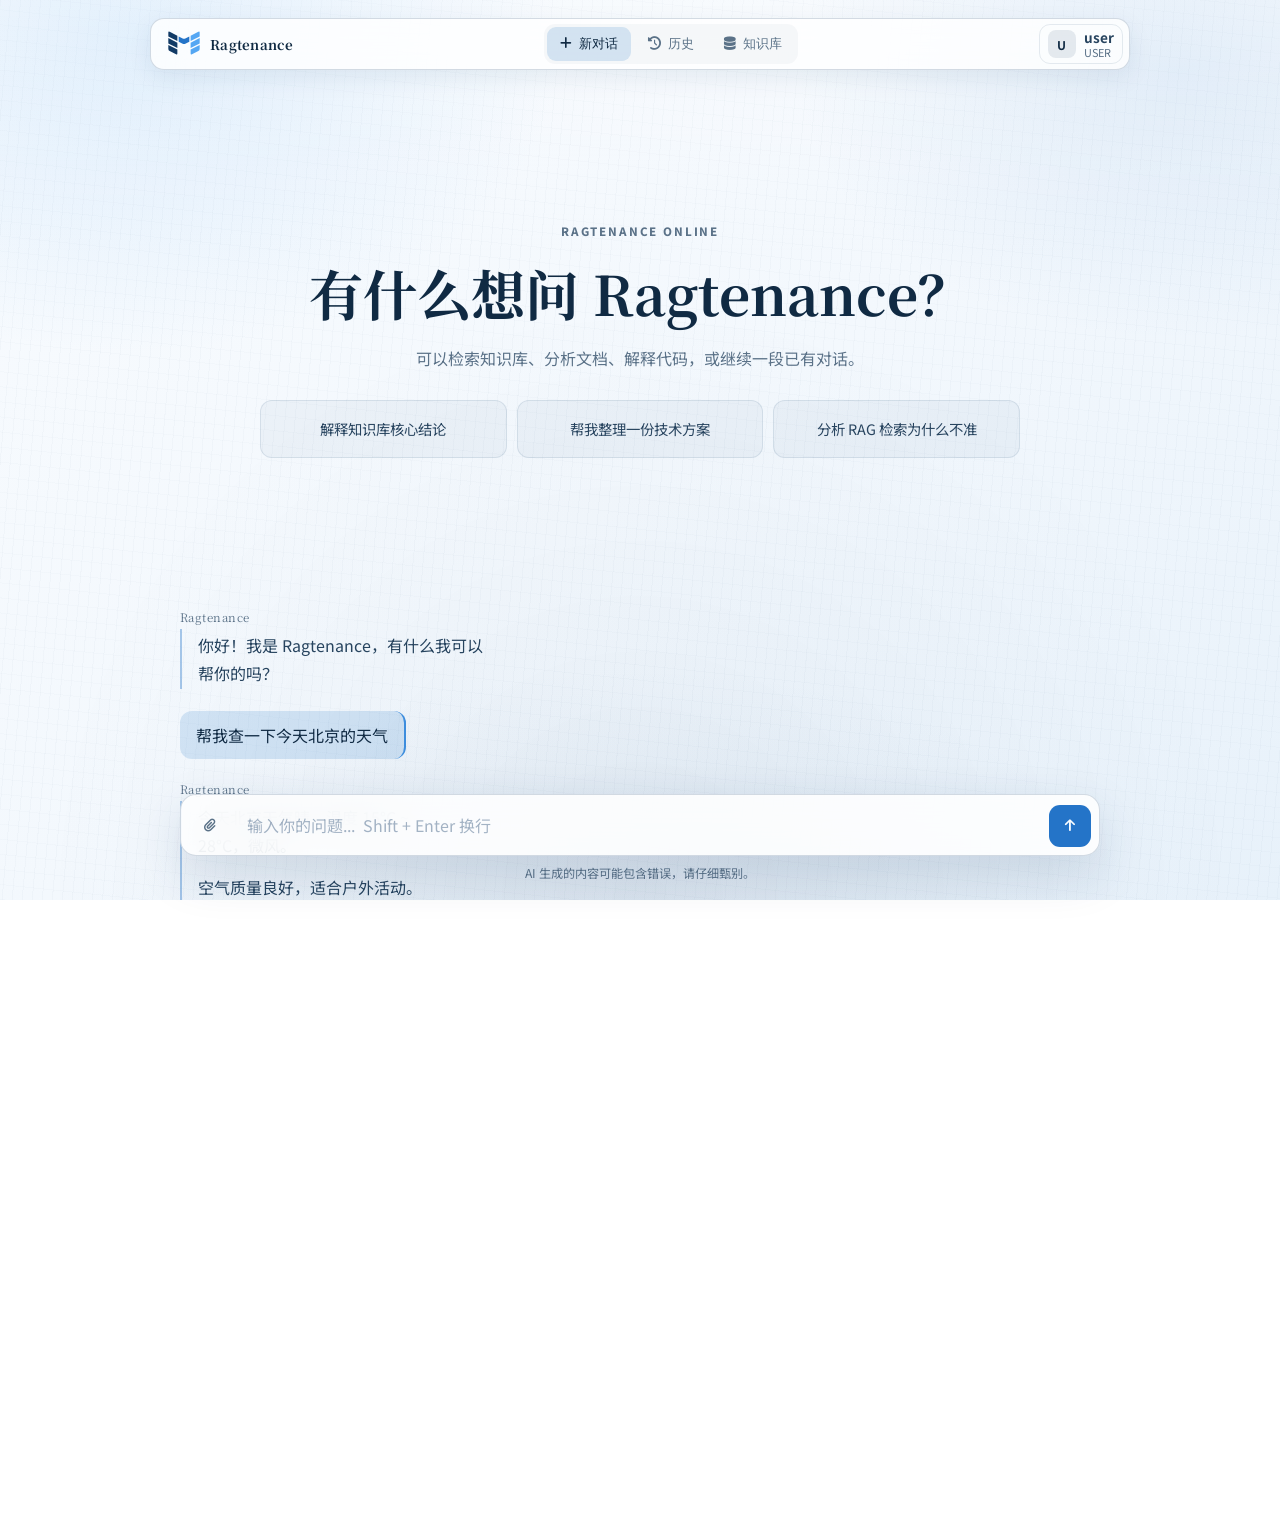
<file: frontend/preview.html>
<!DOCTYPE html>
<html lang="zh-CN">

<head>
    <meta charset="UTF-8">
    <meta name="viewport" content="width=device-width, initial-scale=1.0">
    <title>Ragtenance — Design Preview</title>
    <link rel="icon" href="logo-ragtenance.svg" type="image/svg+xml">
    <link rel="preconnect" href="https://fonts.googleapis.com">
    <link href="https://fonts.googleapis.com/css2?family=Noto+Serif+SC:wght@400;600;700;900&family=Noto+Sans+SC:wght@300;400;500;600&display=swap" rel="stylesheet">
    <link rel="stylesheet" href="https://cdnjs.cloudflare.com/ajax/libs/font-awesome/6.4.0/css/all.min.css">
    <style>
        :root {
            --blue-canvas: #F3F8FD;
            --blue-surface: #F8FBFE;
            --blue-ink: #102A43;
            --blue-navy: #123B66;
            --blue-main: #2474C8;
            --blue-signal: #55A7F3;
            --danger: #B84242;
            --danger-strong: #963535;
            --danger-soft: rgba(184, 66, 66, 0.12);
            --ink-bg: var(--blue-canvas);
            --ink-bg-soft: #E4EFF9;
            --ink-surface: rgba(255, 255, 255, 0.86);
            --ink-surface-solid: var(--blue-surface);
            --ink-panel: rgba(18, 59, 102, 0.055);
            --paper: var(--blue-ink);
            --paper-soft: #27445F;
            --paper-muted: #5B7288;
            --paper-faint: rgba(18, 59, 102, 0.08);
            --cinnabar: var(--blue-main);
            --cinnabar-strong: #3D8DDD;
            --cinnabar-soft: rgba(36, 116, 200, 0.16);
            --seal-red: var(--blue-navy);
            --gamboge: var(--blue-signal);
            --gamboge-soft: rgba(85, 167, 243, 0.18);
            --indigo-ink: #326FA8;
            --indigo-soft: rgba(50, 111, 168, 0.14);
            --bamboo: #3B8C78;
            --bamboo-soft: rgba(59, 140, 120, 0.14);
            --line: rgba(18, 59, 102, 0.1);
            --line-strong: rgba(18, 59, 102, 0.18);
            --line-brush: rgba(18, 59, 102, 0.28);
            --shadow-soft: 0 18px 50px rgba(18, 59, 102, 0.14);
            --shadow-tight: 0 8px 24px rgba(18, 59, 102, 0.08);
            --shadow-brush: 0 2px 0 rgba(18, 59, 102, 0.05);
            --radius-sm: 8px;
            --radius-md: 12px;
            --radius-lg: 16px;
            --nav-height: 52px;
            --content-max: 920px;
            --composer-max: 920px;
            --transition: 160ms ease;
        }

        * { box-sizing: border-box; margin: 0; padding: 0; }

        html, body {
            width: 100%; height: 100%;
            overflow-x: hidden;
        }

        body {
            font-family: "Noto Sans SC", "Microsoft YaHei", "PingFang SC", system-ui, sans-serif;
            background:
                radial-gradient(ellipse 44rem 32rem at 10% 4%, rgba(85, 167, 243, 0.16), transparent 62%),
                radial-gradient(ellipse 40rem 28rem at 92% 8%, rgba(36, 116, 200, 0.1), transparent 60%),
                radial-gradient(ellipse 52rem 30rem at 50% 108%, rgba(18, 59, 102, 0.07), transparent 64%),
                repeating-linear-gradient(95deg, rgba(18, 59, 102, 0.022) 0 1px, transparent 1px 10px),
                repeating-linear-gradient(6deg, rgba(18, 59, 102, 0.014) 0 1px, transparent 1px 15px),
                linear-gradient(145deg, #F8FBFE 0%, #F3F8FD 52%, #E7F1FA 100%);
            color: var(--paper);
            min-height: 100vh;
        }

        body::before {
            content: "";
            position: fixed;
            inset: 0;
            pointer-events: none;
            background:
                linear-gradient(180deg, rgba(255, 255, 255, 0.2), transparent 28%),
                radial-gradient(circle at 50% 100%, rgba(18, 59, 102, 0.045), transparent 38rem);
        }

        button:focus-visible, input:focus-visible, textarea:focus-visible {
            outline: 2px solid rgba(36, 116, 200, 0.72);
            outline-offset: 2px;
        }

        button { border: 0; cursor: pointer; }

        /* ── Nav ── */
        .top-nav {
            position: fixed;
            top: 18px;
            left: 50%;
            z-index: 40;
            width: min(980px, calc(100vw - 32px));
            height: var(--nav-height);
            transform: translateX(-50%);
            display: flex;
            align-items: center;
            justify-content: space-between;
            gap: 14px;
            padding: 6px;
            border: 1px solid var(--line-strong);
            border-radius: 14px;
            background: rgba(255, 255, 255, 0.82);
            box-shadow: var(--shadow-tight);
            backdrop-filter: blur(18px);
            -webkit-backdrop-filter: blur(18px);
            animation: nav-in 420ms ease both;
        }

        .brand-lockup {
            display: inline-flex;
            align-items: center;
            gap: 9px;
            padding: 6px 10px;
            border-radius: 10px;
            color: var(--paper);
            background: transparent;
        }
        .brand-lockup:hover { background: var(--paper-faint); }

        .brand-mark {
            display: block;
            object-fit: contain;
            flex-shrink: 0;
        }
        .brand-mark-sm {
            width: 34px;
            height: 34px;
        }

        .brand-name {
            font-family: "Noto Serif SC", "Songti SC", serif;
            letter-spacing: 0.02em;
            font-weight: 700;
        }

        .nav-actions {
            display: flex;
            align-items: center;
            gap: 4px;
            padding: 3px;
            border-radius: 11px;
            background: rgba(18, 59, 102, 0.035);
        }

        .nav-pill {
            display: inline-flex;
            align-items: center;
            gap: 7px;
            padding: 8px 13px;
            border-radius: 9px;
            color: var(--paper-muted);
            background: transparent;
            transition: background var(--transition), color var(--transition);
            white-space: nowrap;
        }
        .nav-pill:hover { background: var(--paper-faint); color: var(--paper); }
        .nav-pill.active { color: var(--paper); background: var(--cinnabar-soft); }

        .user-cluster { display: flex; align-items: center; gap: 8px; }

        .user-chip {
            display: flex; align-items: center; gap: 8px;
            padding: 5px 8px;
            border: 1px solid var(--line);
            border-radius: 11px;
            color: var(--paper-soft);
        }

        .user-avatar {
            width: 28px; height: 28px;
            display: inline-flex; align-items: center; justify-content: center;
            border-radius: 8px;
            background: rgba(18, 59, 102, 0.1);
            color: var(--paper);
            font-weight: 700; font-size: 12px;
        }

        .user-meta { display: flex; flex-direction: column; align-items: flex-start; line-height: 1.05; }
        .user-meta strong { font-size: 0.85rem; }
        .user-meta small { margin-top: 3px; color: var(--paper-muted); font-size: 0.68rem; text-transform: uppercase; }

        /* ── Workspace ── */
        .workspace {
            position: relative; z-index: 1;
            padding: 92px 20px 132px;
            min-height: 100vh;
        }

        .chat-scroll {
            width: min(var(--content-max), calc(100vw - 40px));
            margin: 0 auto;
        }

        /* ── Welcome ── */
        .welcome-screen {
            display: flex;
            flex-direction: column;
            align-items: center;
            justify-content: center;
            min-height: 55vh;
            text-align: center;
            gap: 12px;
            animation: panel-in 420ms ease both;
        }

        .eyebrow {
            color: var(--cinnabar-strong);
            font-size: 0.72rem;
            font-weight: 800;
            letter-spacing: 0.16em;
            text-transform: uppercase;
        }

        .welcome-screen h1 {
            font-family: "Noto Serif SC", "Songti SC", serif;
            font-size: clamp(2rem, 5vw, 3.4rem);
            color: var(--paper);
            letter-spacing: 0;
        }

        .welcome-screen p {
            max-width: 620px;
            line-height: 1.75;
            color: var(--paper-muted);
        }

        .prompt-grid {
            display: grid;
            grid-template-columns: repeat(3, minmax(0, 1fr));
            gap: 10px;
            width: min(760px, 100%);
            margin-top: 16px;
        }

        .prompt-grid button {
            min-height: 58px;
            border: 1px solid var(--line);
            border-radius: var(--radius-md);
            color: var(--paper-soft);
            background: rgba(18, 59, 102, 0.04);
            padding: 12px;
            line-height: 1.35;
            font-family: inherit;
            font-size: 0.9rem;
            transition: background var(--transition), border-color var(--transition), transform var(--transition);
        }
        .prompt-grid button:hover {
            border-color: var(--line-strong);
            transform: translateY(-1px);
            background: var(--paper-faint);
            color: var(--paper);
        }

        /* ── Messages ── */
        .message {
            width: 100%;
            display: flex;
            margin: 22px 0;
            animation: message-in 220ms ease both;
        }

        .user-message { align-items: flex-end; }
        .bot-message { align-items: flex-start; }

        .message-content {
            max-width: 82%;
            line-height: 1.75;
            overflow-wrap: anywhere;
        }

        .user-content {
            max-width: min(68%, 680px);
            padding: 10px 16px;
            border-radius: var(--radius-md);
            color: var(--paper);
            background: var(--cinnabar-soft);
            border-right: 2px solid var(--cinnabar-strong);
            white-space: pre-wrap;
            transition: background var(--transition);
        }
        .user-content:hover { background: rgba(36, 116, 200, 0.22); }

        .bot-content {
            padding: 2px 0 2px 16px;
            border-left: 2px solid rgba(36, 116, 200, 0.38);
            color: var(--paper-soft);
        }
        .bot-content p { margin: 0 0 0.9em; }
        .bot-content p:last-child { margin-bottom: 0; }
        .bot-content ul, .bot-content ol { margin: 0.6em 0 0.9em 1.35em; }
        .bot-content code {
            font-family: "Cascadia Mono", "Consolas", monospace;
            font-size: 0.92em;
        }
        .bot-content :not(pre) > code {
            border: 1px solid var(--line);
            border-radius: 6px;
            background: rgba(18, 59, 102, 0.07);
            padding: 0.1em 0.35em;
        }
        .bot-content pre {
            max-width: 100%;
            overflow-x: auto;
            margin: 1em 0;
            padding: 14px;
            border: 1px solid var(--line);
            border-radius: var(--radius-md);
            background: rgba(18, 59, 102, 0.08);
        }

        .bot-label {
            font-size: 0.72rem;
            color: var(--paper-muted);
            font-family: "Noto Serif SC", serif;
            margin-bottom: 4px;
            letter-spacing: 0.04em;
        }

        .bot-message-actions {
            display: flex;
            align-items: center;
            gap: 4px;
            margin-top: 8px;
            margin-left: 16px;
        }

        .msg-action-btn {
            width: 32px; height: 32px;
            display: inline-flex; align-items: center; justify-content: center;
            border: 0; border-radius: 8px;
            color: var(--paper-muted);
            background: transparent;
            transition: color var(--transition), background var(--transition);
        }
        .msg-action-btn:hover { color: var(--paper); background: var(--paper-faint); }

        /* ── Composer ── */
        .composer-dock {
            position: fixed;
            left: 50%;
            bottom: 18px;
            z-index: 35;
            width: min(var(--composer-max), calc(100vw - 32px));
            transform: translateX(-50%);
        }

        .composer {
            display: flex;
            align-items: flex-end;
            gap: 8px;
            padding: 8px;
            border: 1px solid var(--line-strong);
            border-radius: 16px;
            background: rgba(255, 255, 255, 0.86);
            box-shadow: var(--shadow-soft);
            backdrop-filter: blur(18px);
            -webkit-backdrop-filter: blur(18px);
        }

        .composer textarea {
            flex: 1;
            min-height: 42px;
            resize: none;
            border: 0; outline: none;
            background: transparent;
            color: var(--paper);
            padding: 10px 8px;
            font-family: inherit;
            font-size: 1rem;
            line-height: 1.5;
        }
        .composer textarea::placeholder { color: rgba(18, 59, 102, 0.38); }

        .composer-icon, .send-button {
            width: 42px; height: 42px;
            flex: 0 0 42px;
            display: inline-flex; align-items: center; justify-content: center;
            border-radius: 11px;
        }
        .composer-icon {
            color: var(--paper-muted);
            background: transparent;
        }
        .composer-icon:hover { background: var(--paper-faint); color: var(--cinnabar); }

        .send-button {
            color: #F7FBFF;
            background: var(--cinnabar);
        }
        .send-button:hover { transform: translateY(-1px); background: var(--cinnabar-strong); }

        .composer-note {
            margin-top: 8px;
            text-align: center;
            font-size: 0.76rem;
            color: var(--paper-muted);
        }

        /* ── Scrollbar ── */
        ::-webkit-scrollbar { width: 8px; }
        ::-webkit-scrollbar-track { background: transparent; }
        ::-webkit-scrollbar-thumb { border-radius: 999px; background: rgba(18, 59, 102, 0.16); }

        /* ── Animations ── */
        @keyframes nav-in {
            from { opacity: 0; transform: translate(-50%, -8px); }
            to   { opacity: 1; transform: translate(-50%, 0); }
        }
        @keyframes panel-in {
            from { opacity: 0; transform: translateY(8px); }
            to   { opacity: 1; transform: translateY(0); }
        }
        @keyframes message-in {
            from { opacity: 0; transform: translateY(6px); }
            to   { opacity: 1; transform: translateY(0); }
        }

        @media (max-width: 760px) {
            .top-nav { top: 10px; width: calc(100vw - 20px); }
            .brand-name, .user-meta { display: none; }
            .nav-actions { flex: 1; min-width: max-content; }
            .nav-pill span { display: none; }
            .workspace { padding: 76px 10px 122px; }
            .chat-scroll { width: 100%; }
            .prompt-grid { grid-template-columns: 1fr; }
            .message-content, .user-content { max-width: 90%; }
            .composer-dock { bottom: 10px; width: calc(100vw - 20px); }
        }
    </style>
</head>
<body>

    <header class="top-nav">
        <button class="brand-lockup">
            <img class="brand-mark brand-mark-sm" src="logo-ragtenance.svg" alt="" width="34" height="34" aria-hidden="true">
            <span class="brand-name">Ragtenance</span>
        </button>

        <div class="nav-actions">
            <button class="nav-pill active"><i class="fas fa-plus"></i> <span>新对话</span></button>
            <button class="nav-pill"><i class="fas fa-clock-rotate-left"></i> <span>历史</span></button>
            <button class="nav-pill"><i class="fas fa-database"></i> <span>知识库</span></button>
        </div>

        <div class="user-cluster">
            <div class="user-chip">
                <span class="user-avatar">U</span>
                <div class="user-meta">
                    <strong>user</strong>
                    <small>user</small>
                </div>
            </div>
        </div>
    </header>

    <main class="workspace">
        <div class="chat-scroll">
            <div class="welcome-screen">
                <p class="eyebrow">Ragtenance Online</p>
                <h1>有什么想问 Ragtenance？</h1>
                <p>可以检索知识库、分析文档、解释代码，或继续一段已有对话。</p>

                <div class="prompt-grid">
                    <button>解释知识库核心结论</button>
                    <button>帮我整理一份技术方案</button>
                    <button>分析 RAG 检索为什么不准</button>
                </div>
            </div>

            <!-- Bot: greeting -->
            <div class="message bot-message">
                <div>
                    <div class="bot-label">Ragtenance</div>
                    <div class="message-content bot-content">
                        <p>你好！我是 Ragtenance，有什么我可以帮你的吗？</p>
                    </div>
                </div>
            </div>

            <!-- User -->
            <div class="message user-message">
                <div class="message-content user-content">帮我查一下今天北京的天气</div>
            </div>

            <!-- Bot: weather -->
            <div class="message bot-message">
                <div>
                    <div class="bot-label">Ragtenance</div>
                    <div class="message-content bot-content">
                        <p>今天北京天气晴，温度 15°C ~ 28°C，微风。</p>
                        <p>空气质量良好，适合户外活动。</p>
                    </div>
                    <div class="bot-message-actions">
                        <button class="msg-action-btn" title="复制"><i class="fas fa-copy"></i></button>
                        <button class="msg-action-btn" title="重新生成"><i class="fas fa-arrows-rotate"></i></button>
                    </div>
                </div>
            </div>

            <!-- User -->
            <div class="message user-message">
                <div class="message-content user-content">帮我分析一下这份数据报告的要点</div>
            </div>

            <!-- Bot: code example -->
            <div class="message bot-message">
                <div>
                    <div class="bot-label">Ragtenance</div>
                    <div class="message-content bot-content">
                        <p>好的，这是一个简单的数据分析示例：</p>
                        <pre><code>import pandas as pd

df = pd.read_csv("data.csv")
summary = df.describe()
print(summary)</code></pre>
                        <p>运行后会输出数据的统计摘要，包括均值、标准差、最小值和最大值等。</p>
                    </div>
                    <div class="bot-message-actions">
                        <button class="msg-action-btn" title="复制"><i class="fas fa-copy"></i></button>
                        <button class="msg-action-btn" title="重新生成"><i class="fas fa-arrows-rotate"></i></button>
                    </div>
                </div>
            </div>
        </div>
    </main>

    <div class="composer-dock">
        <div class="composer">
            <button class="composer-icon" title="附件"><i class="fas fa-paperclip"></i></button>
            <textarea placeholder="输入你的问题...  Shift + Enter 换行" rows="1"></textarea>
            <button class="send-button" title="发送"><i class="fas fa-arrow-up"></i></button>
        </div>
        <p class="composer-note">AI 生成的内容可能包含错误，请仔细甄别。</p>
    </div>

</body>
</html>
</file>
